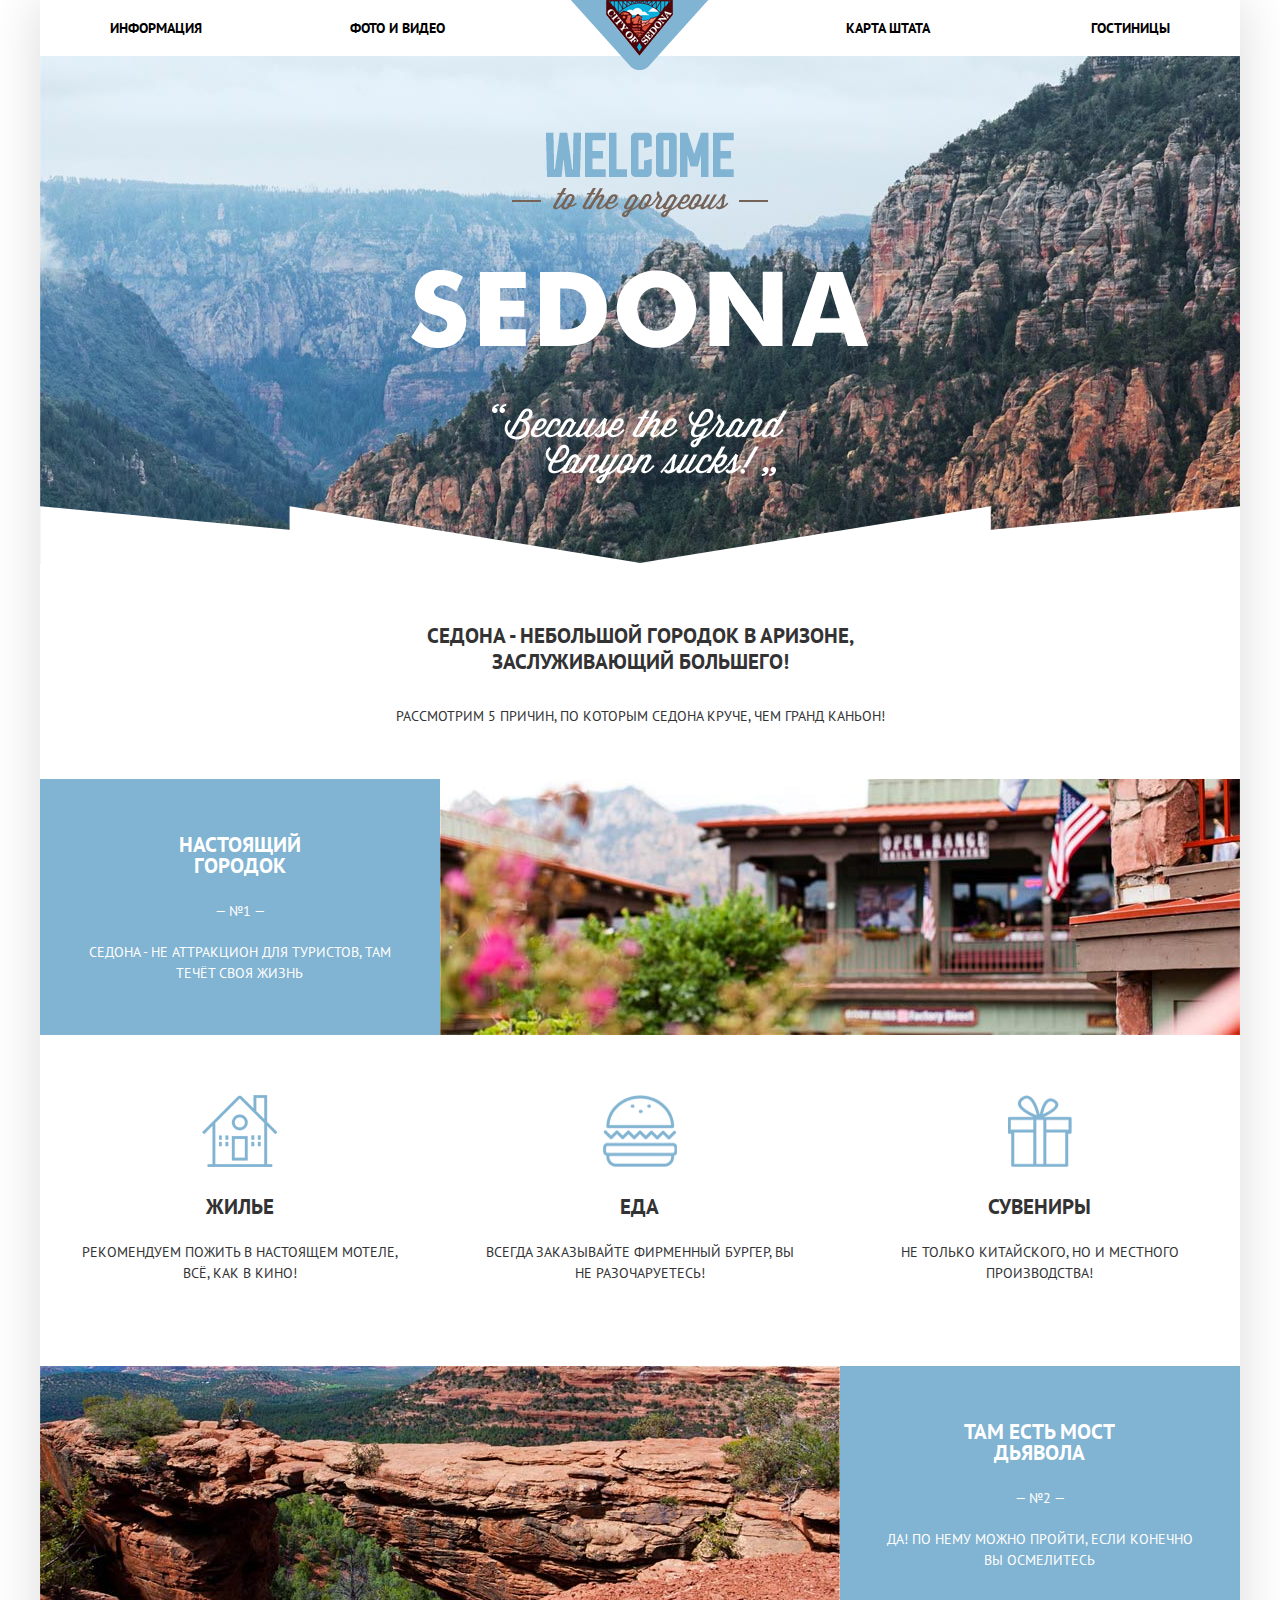
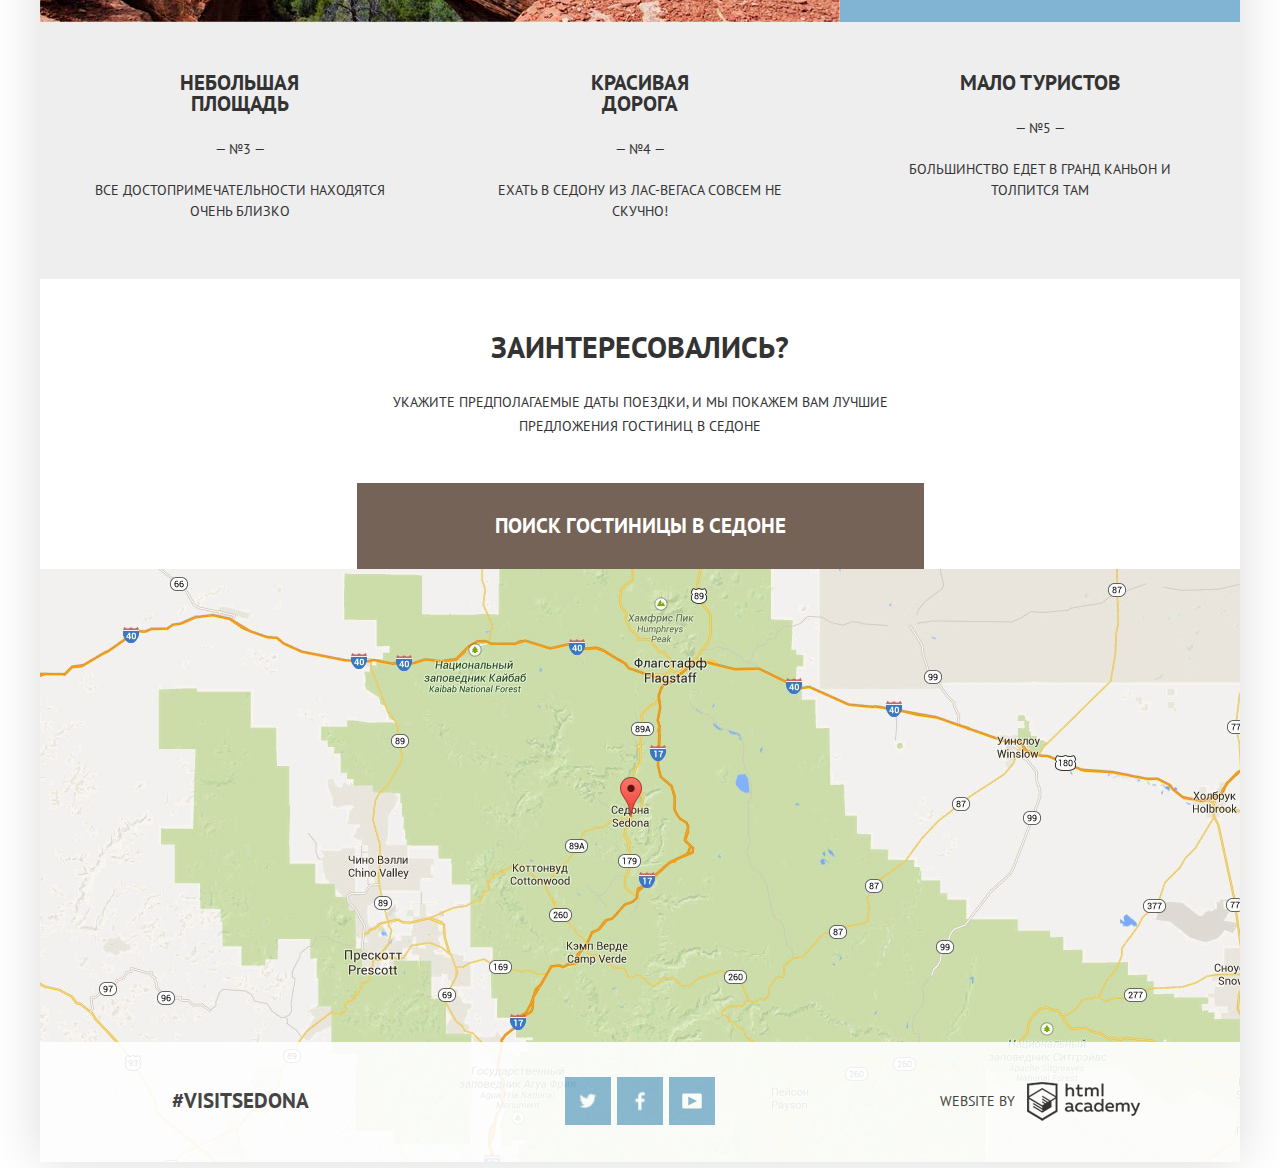
<file: index.html>
<!DOCTYPE html>
<html lang="ru">
  <head>
    <meta charset="utf-8">
    <title>HTML Academy: Седона</title>
    <link href="https://fonts.googleapis.com/css?family=PT+Sans:400,700&subset=cyrillic" rel="stylesheet">
    <link href="css/normalize.css" rel="stylesheet">
    <link href="css/style-minified.css" rel="stylesheet" >
  </head>
  <body>
    <div class="layout-positioner">
      <header class="header clearfix">
        <ul class="header-menu-left clearfix">
          <li>
            <a href="#">Информация</a>
          </li>
          <li>
            <a href="#">Фото и видео</a>
          </li>
        </ul>
        <div class="header-logo">
          <img src="img/logo.png" alt="Логотип" width="138" height="70" />
        </div>
        <ul class="header-menu-right clearfix">
          <li>
            <a href="#">Карта штата</a>
          </li>
          <li>
            <a href="catalog.html">Гостиницы</a>
          </li>
        </ul>
      </header>
      <main>
        <div class="main-banner">
          <img src="img/sedona.png" alt="Sedona" width="458" height="352" />
        </div>
        <div class="text">
          <h3 class="text-header">Седона - небольшой городок в аризоне, заслуживающий большего!</h3>
          <p class="text-paragraph">Рассмотрим 5 причин, по которым Седона круче, чем Гранд Каньон!</p>
        </div>
        <div class="feature">
          <div class="feature-content">
            <h3 class="feature-title">Настоящий городок</h3>
            <span class="feature-number">— №1 —</span>
            <p>Седона - не аттракцион для туристов, там течёт своя жизнь</p>
          </div>
          <img class="feature-image" src="img/feature1.jpg" alt="Настоящий город" width="800" height="256" />
        </div>
        <div class="content">
          <div class="content-item">
            <img src="img/hotels.png" alt="Жильё" width="75" height="72" />
            <h3>Жилье</h3>
            <p>
              Рекомендуем пожить в настоящем мотеле, всё, как в кино!
            </p>
          </div>
          <div class="content-item">
            <img src="img/food.png" alt="Еда" width="74" height="72" />
            <h3>Еда</h3>
            <p>
              Всегда заказывайте фирменный бургер, вы не разочаруетесь!
            </p>
          </div>
          <div class="content-item">
            <img src="img/souvenirs.png" alt="Сувениры" width="64" height="72" />
            <h3>Сувениры</h3>
            <p>
              Не только китайского, но и местного производства!
            </p>
          </div>
        </div>
        <div class="feature">
          <img class="feature-image" src="img/feature2.jpg" alt="Мост дьявола" width="800" height="256" />
          <div class="feature-content">
            <h3 class="feature-title">Там есть мост дьявола</h3>
            <span class="feature-number">— №2 —</span>
            <p>Да! По нему можно пройти, если конечно вы осмелитесь</p>
          </div>
        </div>
        <div class="feature-gray">
          <div class="feature-content">
            <h3 class="feature-title">Небольшая площадь</h3>
            <span class="feature-number">— №3 —</span>
            <p>Все достопримечательности находятся очень близко</p>
          </div>
          <div class="feature-content">
            <h3 class="feature-title">Красивая дорога</h3>
            <span class="feature-number">— №4 —</span>
            <p>Ехать в Седону из Лас-Вегаса совсем не скучно!</p>
          </div>
          <div class="feature-content">
            <h3 class="feature-title">Мало туристов</h3>
            <span class="feature-number">— №5 —</span>
            <p>Большинство едет в Гранд Каньон и толпится там</p>
          </div>
        </div>
        <div class="text text-with-form">
          <h2 class="text-header">Заинтересовались?</h2>
          <p class="text-paragraph">
            Укажите предполагаемые даты поездки, и мы покажем вам лучшие предложения гостиниц в седоне
          </p>
        </div>
        <a class="form-btn" href="form.html" name="hotel-search">Поиск гостиницы в Седоне</a>
        <div class="form-container">
          <form class="search-form clearfix" action="#" method="get">
            <div class="search-form-left">
              <label for="check-in">Дата заезда:</label>
              <label for="check-out">Дата выезда:</label>
            </div>
            <div class="search-form-right">
              <input type="text" name="check-in" id="check-in" value="30 августа 2016">
              <span class="icon-calendar"></span>
              <input type="text" name="check-out" id="check-out" value="7 сентября 2016">
              <span class="icon-calendar"></span>
            </div>
            <div class="search-age clearfix">
              <label class="left-age" for="adults">Взрослые:</label>
              <button class="qty-btn" type="button" name="minus">-</button>
              <input type="text" name="adults" value="2" id="adults">
              <button class="qty-btn qty-btn-plus" type="button" name="plus">+</button>
            </div>
            <div class="search-age clearfix">
              <label for="children">Дети:</label>
              <button class="qty-btn" type="button" name="minus">-</button>
              <input type="text" name="children" value="0" id="children">
              <button class="qty-btn qty-btn-plus" type="button" name="plus">+</button>
            </div>
            <button class="form-btn blue-btn" type="submit" name="search">Найти</button>
          </form>
        </div>
        <div class="map">
          <iframe src="https://www.google.com/maps/embed?pb=!1m18!1m12!1m3!1d498619.43703897565!2d-111.97911533751851!3d34.813941257186784!2m3!1f0!2f0!3f0!3m2!1i1024!2i768!4f13.1!3m3!1m2!1s0x872da132f942b00d%3A0x5548c523fa6c8efd!2z0KHQtdC00L7QvdCwLCDQkNGA0LjQt9C-0L3QsCA4NjMzNiwg0KHQqNCQ!5e0!3m2!1sru!2sru!4v1472471375159" width="1200" height="593" frameborder="0" style="border:0" allowfullscreen></iframe>
        </div>
      </main>
      <footer class="footer footer-main">
        <div class="footer-hash-tag">#visitsedona</div>
        <ul class="footer-social">
          <li>
            <a href="#" class="social-btn icon-twitter">Твитер</a>
          </li>
          <li>
            <a href="#" class="social-btn icon-facebook">Фэйсбук</a>
          </li>
          <li>
            <a href="#" class="social-btn icon-youtube">Ютуб</a>
          </li>
        </ul>
        <div class="footer-copyright">
          <span>website by</span>
          <a href="#">htmlAcademy</a>
        </div>
      </footer>
    </div>
    <script src="js/script-minified.js" type="text/javascript"></script>
  </body>
</html>
</file>
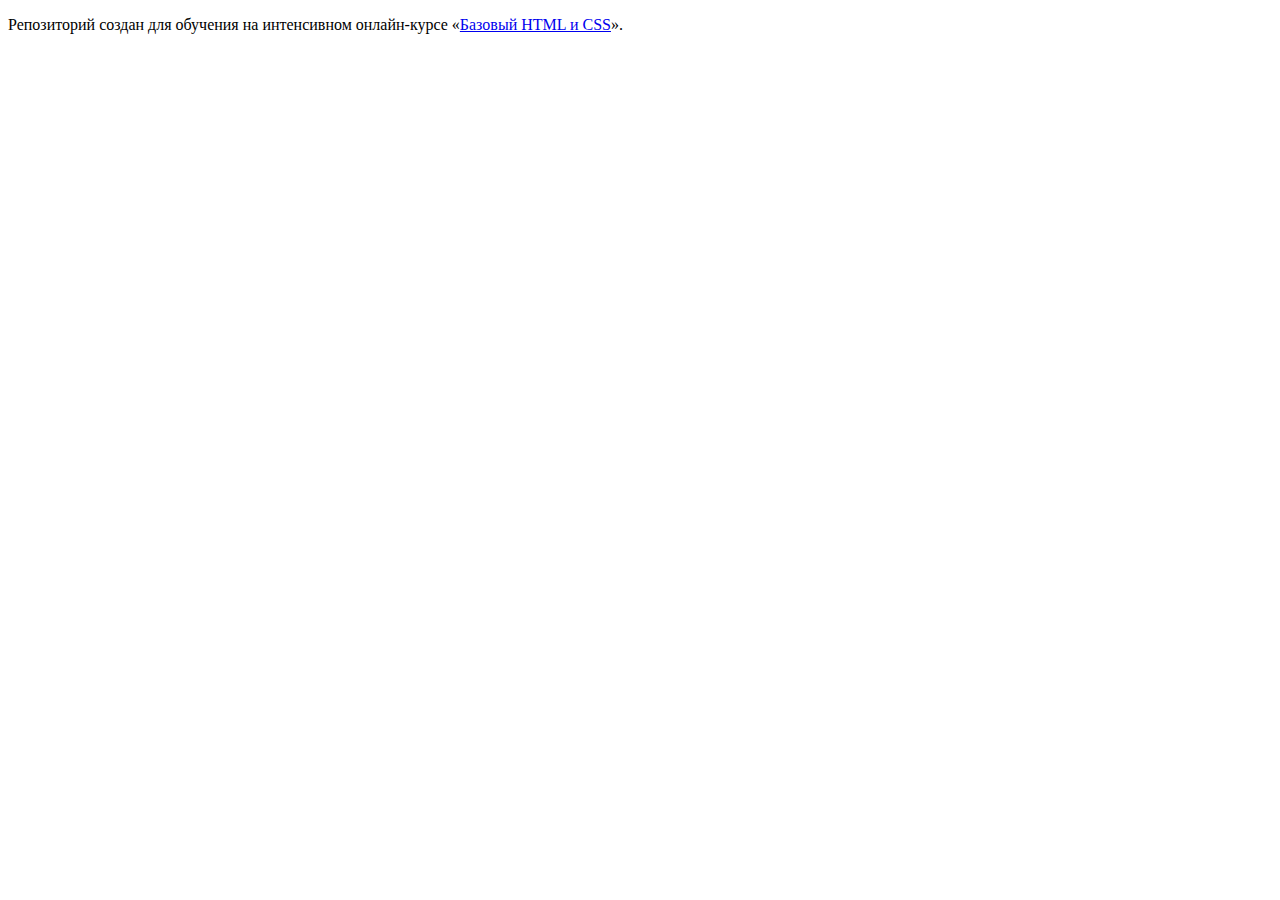
<file: master/index.html>
<!DOCTYPE html>
<html lang="ru">
  <head>
    <meta charset="utf-8">
    <title>HTML Academy: Седона</title>
    <base href="https://htmlacademy-htmlcss.github.io/143363-sedona/master/">
</head>
  <body>

    <p>Репозиторий создан для обучения на интенсивном онлайн‑курсе «<a href="https://htmlacademy.ru/intensive/htmlcss">Базовый HTML и CSS</a>».</p>

  </body>
</html>
</file>
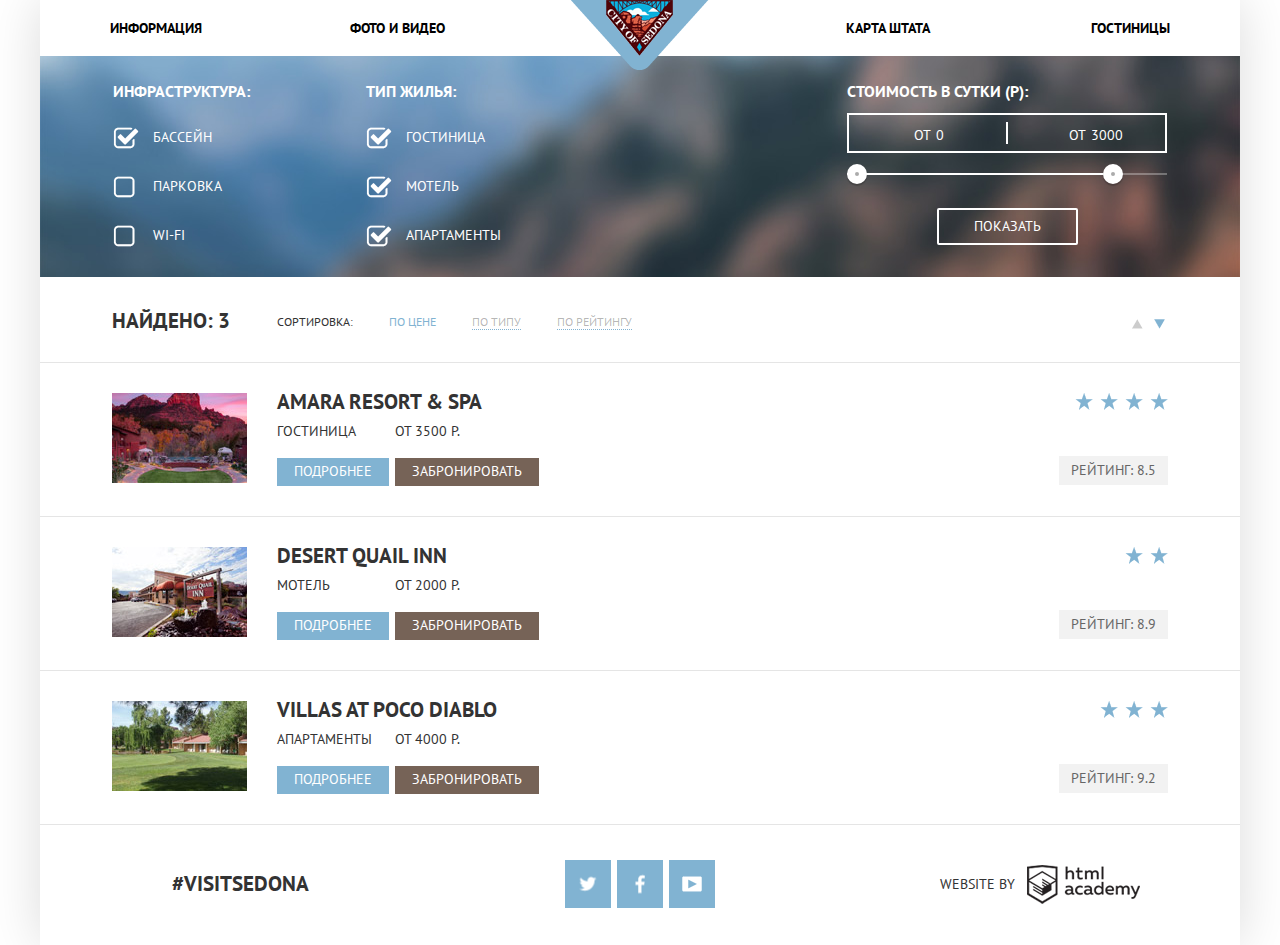
<file: catalog.html>
<!DOCTYPE html>
<html lang="ru">
  <head>
    <meta charset="utf-8">
    <title>Седона. Отели</title>
    <link href="https://fonts.googleapis.com/css?family=PT+Sans:400,700&subset=cyrillic" rel="stylesheet">
    <link href="css/normalize.css" rel="stylesheet">
    <link href="css/style-minified.css" rel="stylesheet" >
  </head>
  <body>
    <div class="layout-positioner">
      <header class="header clearfix">
        <ul class="header-menu-left clearfix">
          <li>
            <a href="#">Информация</a>
          </li>
          <li>
            <a href="#">Фото и видео</a>
          </li>
        </ul>
        <div class="header-logo">
          <a href="index.html">
            <img src="img/logo.png" alt="Логотип" width="138" height="70" />
          </a>
        </div>
        <ul class="header-menu-right clearfix">
          <li>
            <a href="#">Карта штата</a>
          </li>
          <li class="link-active">
            <a>Гостиницы</a>
          </li>
        </ul>
      </header>
      <main>
        <form class="filter clearfix" action="#" method="get">
          <fieldset class="filter-block">
            <legend>Инфраструктура:</legend>
            <ul>
              <li>
                <input type="checkbox" name="infrastructure" id="swmpool" value="swmpool" checked>
                <label for="swmpool">Бассейн</label>
              </li>
              <li>
                <input type="checkbox" name="infrastructure" id="parkinglot" value="parkinglot">
                <label for="parkinglot">Парковка</label>
              </li>
              <li>
                <input type="checkbox" name="infrastructure" id="wifi" value="wifi">
                <label for="wifi">Wi-fi</label>
              </li>
            </ul>
          </fieldset>
          <fieldset class="filter-block">
            <legend>Тип жилья:</legend>
            <ul>
              <li>
                <input type="checkbox" name="property-type" id="hotel" value="hotel" checked>
                <label for="hotel">Гостиница</label>
              </li>
              <li>
                <input type="checkbox" name="property-type" id="motel" value="motel" checked>
                <label for="motel">Мотель</label>
              </li>
              <li>
                <input type="checkbox" name="property-type" id="apartments" value="apartments" checked>
                <label for="apartments">Апартаменты</label>
              </li>
            </ul>
          </fieldset>
          <fieldset class="filter-block">
            <legend>Стоимость в сутки (Р):</legend>
            <div class="price-controls">
              <label class="min-price">
                от <input type="text" name="min-price" value="0">
              </label>
              <label class="max-price">
                от <input type="text" name="max-price" value="3000">
              </label>
            </div>
            <div class="range-controls">
              <div class="scale">
                <div class="bar"></div>
              </div>
              <div class="range-toogle range-toogle-min"></div>
              <div class="range-toogle range-toogle-max"></div>
            </div>
            <button class="btn-transparent" type="submit">Показать</button>
          </fieldset>
        </form>
        <div class="sort-block clearfix">
          <div class="sort-result">
            Найдено: <span>3</span>
          </div>
          <div class="sort-type">
            <span>Сортировка:</span>
            <ul>
              <li>
                <a class="active" href="#">По цене</a>
              </li>
              <li>
                <a href="#">По типу</a>
              </li>
              <li>
                <a href="#">По рейтингу</a>
              </li>
            </ul>
          </div>
          <div class="sort-btns">
            <a class="arrow-btn icon-arrow-up">Up</a>
            <a class="arrow-btn icon-arrow-down active">Down</a>
          </div>
        </div>
        <div class="sort-result-item clearfix">
          <div class="sort-result-img">
            <img src="img/hotel1.jpg" alt="Amara-Resort" width="135" height="90" />
          </div>
          <div class="sort-result-text">
            <h3>Amara Resort &amp; Spa</h3>
            <div>
              <span>Гостиница</span>
              <a class="sort-result-btn blue-btn" href="#">Подробнее</a>
            </div>
            <div>
              <span>От 3500 р.</span>
              <a class="sort-result-btn brown-btn" href="#">Забронировать</a>
            </div>
          </div>
          <div class="sort-result-raiting">
            <ul class="clearfix">
              <li class="icon-star"></li>
              <li class="icon-star"></li>
              <li class="icon-star"></li>
              <li class="icon-star"></li>
            </ul>
            <span>Рейтинг: 8.5</span>
          </div>
        </div>
        <div class="sort-result-item clearfix">
          <div class="sort-result-img">
            <img src="img/hotel2.jpg" alt="desert-quall" width="135" height="90" />
          </div>
          <div class="sort-result-text">
            <h3>Desert Quail Inn</h3>
            <div>
              <span>Мотель</span>
              <a class="sort-result-btn blue-btn" href="#">Подробнее</a>
            </div>
            <div>
              <span>От 2000 р.</span>
              <a class="sort-result-btn brown-btn" href="#">Забронировать</a>
            </div>
          </div>
          <div class="sort-result-raiting">
            <ul class="clearfix">
              <li class="icon-star"></li>
              <li class="icon-star"></li>
            </ul>
            <span>Рейтинг: 8.9</span>
          </div>
        </div>
        <div class="sort-result-item clearfix">
          <div class="sort-result-img">
            <img src="img/hotel3.jpg" alt="villas-at-poco" width="135" height="90" />
          </div>
          <div class="sort-result-text">
            <h3>Villas at Poco Diablo</h3>
            <div>
              <span>Апартаменты</span>
              <a class="sort-result-btn blue-btn" href="#">Подробнее</a>
            </div>
            <div>
              <span>От 4000 р.</span>
              <a class="sort-result-btn brown-btn" href="#">Забронировать</a>
            </div>
          </div>
          <div class="sort-result-raiting">
            <ul class="clearfix">
              <li class="icon-star"></li>
              <li class="icon-star"></li>
              <li class="icon-star"></li>
            </ul>
            <span>Рейтинг: 9.2</span>
          </div>
        </div>
      </main>
      <footer class="footer">
        <div class="footer-hash-tag">#visitsedona</div>
        <ul class="footer-social">
          <li>
            <a href="#" class="social-btn icon-twitter"></a>
          </li>
          <li>
            <a href="#" class="social-btn icon-facebook"></a>
          </li>
          <li>
            <a href="#" class="social-btn icon-youtube"></a>
          </li>
        </ul>
        <div class="footer-copyright">
          <span>website by</span>
          <a href="#">htmlAcademy</a>
        </div>
      </footer>
    </div>
  </body>
</html>
</file>
<file: css/style-minified.css>
body{margin:0;font-family:"PT Sans","Arial",sans-serif;font-size:14px;line-height:21px;color:#333;text-transform:uppercase}.header a,h2,h3{font-size:30px;line-height:24px;font-weight:700}.header a,h3{font-size:21px;line-height:21px}.layout-positioner{margin:0 auto;width:1200px;box-shadow:0 0 50px #dbdbdb}.clearfix::after{content:"";display:table;clear:both}.header{position:relative}.header ul{margin:0;padding:0;list-style:none}.header li{padding-top:15px;padding-bottom:15px}.header a{font-size:14px;color:#000;line-height:26px;text-decoration:none}.header a:hover{color:#a3c7de}.header a:active{color:#e0e0e0}.header .active a{color:#e0e0e0;cursor:pointer}.header .active a:hover{color:#604e43}.header .active a:active{color:#d6d0cc}.header-menu-left,.sort-block div{float:left}.header-menu-left li{float:left;text-align:left;width:240px}.header-menu-left li:first-child{margin-left:70px}.header-menu-right{float:right}.header-menu-right li{float:left;text-align:right;width:240px}.header-menu-right li:last-child{margin-right:70px}.header-logo{position:absolute;left:50%;-webkit-transform:translateX(-50%);transform:translateX(-50%)}.main-banner{background:url(../img/bg-shape.png) no-repeat 0 100%,#376e96 url(../img/sedona-bg.jpg) no-repeat 0% 21%}.main-banner img{display:block;margin:0 auto;padding-top:76px;padding-bottom:79px}.text{max-width:500px;margin:0 auto;padding:60px 15px 51px;text-align:center;position:relative;z-index:10;background-color:#fff}.text-with-form{padding-bottom:45px}.text-header{line-height:26px;margin-bottom:29px;margin-top:0}.text h2{margin-top:-5px;margin-bottom:30px}.text-paragraph{margin:0;line-height:24px}.feature{font-size:0;color:#fff;background-color:#81b3d2}.feature-content{position:relative;z-index:10;display:inline-block;vertical-align:top;padding:55px 45px 30px;width:33.333%;text-align:center;font-size:14px;box-sizing:border-box}.feature-title{max-width:160px;margin:0 auto 25px}.feature-number{display:block;margin:0 auto 20px}.feature-gray{position:relative;z-index:10;font-size:0;color:#333;background-color:#eee}.feature-gray .feature-content{padding-top:50px;padding-bottom:43px}.feature-image{display:inline-block;vertical-align:top;width:800px;height:256px}.content{font-size:0;padding-top:60px;padding-bottom:68px}.content-item{display:inline-block;vertical-align:top;padding-left:40px;padding-right:40px;box-sizing:border-box;width:33.333%;font-size:14px;text-align:center}.content-item img{display:block;margin:0 auto 29px;height:72px}.content-item h3{margin-bottom:25px}.form-btn{z-index:10;display:block;width:567px;margin:0 auto;padding-top:30px;padding-bottom:30px;font-family:inherit;font-size:21px;font-weight:700;line-height:26px;color:#fff;text-transform:uppercase;text-decoration:none;text-align:center;border:none;outline:none;cursor:pointer;background-color:#766357}.form-btn,.form-container{position:relative}.search-form{display:block;width:567px;box-sizing:border-box;padding:55px;position:absolute;background-color:#fff;top:-400px;left:50%;-webkit-transform:translateX(-50%);transform:translateX(-50%)}.search-form label{font-weight:700;display:block;padding-top:5px;margin-bottom:40px;line-height:26px}.search-form label:last-child{margin-bottom:0}.search-form input[type=text]{display:block;margin-bottom:30px;padding-left:5%;padding-right:13%;width:82%;height:38px;font:inherit;font-weight:700;text-transform:uppercase;border:none;outline:none;background-color:#f2f2f2}.search-form input[type=text]:hover{background-color:#ebebeb}.search-form input[type=text]:active,.search-form input[type=text]:focus{background-color:#fff;outline:2px solid #e5e5e5}.search-age{float:left;font-size:0;margin-bottom:18px}.search-age:last-of-type{float:right}.search-age input[type=text],.search-age label{display:inline-block;vertical-align:top;padding:0;font-size:14px}.search-age label{margin-right:26px;margin-top:7px}.search-age .left-age{margin-right:38px}.search-age input[type=text]{margin:0;width:38px;height:38px;text-align:center}.search-form .icon-calendar{position:absolute;right:68px;top:63px;width:21px;height:22px;cursor:pointer;background:url(../img/sprite-icons.png) no-repeat -10px -190px}.search-form .icon-calendar:hover{background-position:-10px -232px}.search-form .icon-calendar:active{background-position:-10px -274px}.search-form .icon-calendar:last-of-type{right:68px;top:135px}.search-form-left{float:left;width:24%}.search-form-right{float:right;width:76%}.search-age .qty-btn{position:relative;display:inline-block;vertical-align:top;margin:0;padding:0;width:38px;height:38px;background-color:#f2f2f2;font-size:0;border:none;outline:none;cursor:pointer}.search-age .qty-btn-plus::after,.search-age .qty-btn::before{content:"";position:absolute;top:50%;left:50%;-webkit-transform:translate(-50%,-50%);transform:translate(-50%,-50%);width:12px;height:3px;background-color:#a9a9a9}.search-age .qty-btn-plus::after{width:3px;height:12px}.search-age .qty-btn-plus:hover::after,.search-age .qty-btn:hover::before{background-color:#000}.search-age .qty-btn-plus:active::after,.search-age .qty-btn:active::before{background-color:#81b3d2}.search-form .blue-btn{margin-top:25px;padding-top:15px;padding-bottom:15px;width:100%}.brown-btn{background-color:#766357}.brown-btn:hover{background-color:#604e43}.brown-btn:active{background-color:#503e33;color:rgba(255,255,255,.3)}.blue-btn{background-color:#81b3d2}.blue-btn:hover{background-color:#669ec0}.blue-btn:active{background-color:#5496bd;color:rgba(255,255,255,.3)}.map{margin-bottom:-126px;background:url(../img/map.jpg) no-repeat}.footer{padding-top:35px;padding-bottom:37px;font-size:0;background-color:#fff;text-align:center}.footer-main{opacity:.9}.footer-hash-tag{width:33.333%;font-size:21px;font-weight:700;line-height:26px}.footer-hash-tag,.footer-social,.footer-social li{display:inline-block;vertical-align:middle}.footer-social{width:33.333%;padding:0}.footer-social li{list-style:none;margin-right:6px}.footer-social li:last-child{margin-right:0}.social-btn{position:relative;display:block;width:46px;height:48px;background-color:#81b3d2;cursor:pointer}.social-btn::before{content:"";position:absolute;top:50%;left:50%;-webkit-transform:translate(-50%,-50%);transform:translate(-50%,-50%);background-image:url(../img/sprite-icons.png);background-repeat:no-repeat}.social-btn:hover{background-color:#669ec0}.social-btn:active{background-color:#5496bd}.social-btn:active::before{opacity:.3}.icon-twitter::before{width:17px;height:15px;background-position:-10px -722px}.icon-facebook::before{width:10px;height:19px;background-position:-10px -484px}.icon-youtube::before{width:20px;height:16px;background-position:-10px -757px}.footer-copyright,.footer-copyright a,.footer-copyright span{display:inline-block;vertical-align:middle}.footer-copyright{line-height:26px;width:33.333%;font-size:14px}.footer-copyright span{margin-right:8px}.footer-copyright a{font-size:0;width:113px;height:39px;background:url(../img/sprite-logo.png) no-repeat -5px -5px}.footer-copyright a:hover{background-position:-5px -103px}.footer-copyright a:active{background-position:-5px -54px}.filter{padding:25px 62px 21px;color:#fff;background:#5f8bae url(../img/sedona-bg-filter.jpg) no-repeat 0 15%}.filter-block{float:left;width:232px;border:none}.filter-block:last-of-type{float:right;width:320px}.filter-block legend{font-size:16px;font-weight:700;margin-bottom:6px}.filter-block ul{margin:0;padding:0}.filter-block li{list-style:none}.filter-block input[type=checkbox]{display:none}.filter-block input[type=checkbox]+label{display:inline-block;vertical-align:top;margin:14px 0;padding-left:40px;cursor:pointer;position:relative}.filter-block li:last-child label{margin-bottom:0}.filter-block input[type=checkbox]+label::before{content:"";display:block;position:absolute;top:0;left:0;width:26px;height:22px;background:url(../img/sprite-icons.png) no-repeat -10px -316px}.filter-block input[type=checkbox]:checked+label::before{background-position:-10px -400px}.filter-block input[type=checkbox].disabled+label::before,.filter-block input[type=checkbox]:disabled+label::before{background-position:-10px -358px}.filter-block input[type=checkbox].disabled:checked+label::before,.filter-block input[type=checkbox]:disabled:checked+label::before{background-position:-10px -442px}.price-controls{position:relative;height:36px;margin-bottom:20px;font-size:0;border:2px solid #fff}.price-controls::before{content:"";position:absolute;top:50%;left:50%;-webkit-transform:translate(-50%,-50%);transform:translate(-50%,-50%);height:22px;width:2px;background-color:#fff}.price-controls label{display:inline-block;vertical-align:top;font-size:14px;line-height:38px;cursor:pointer}.price-controls .max-price,.price-controls .min-price{width:90px;padding-left:65px}.price-controls input{width:50px;height:38px;margin:0;color:inherit;font:inherit;background:0 0;border:none;outline:none}.range-controls{position:relative;margin-bottom:33px}.range-controls .scale{height:2px;background-color:rgba(255,255,255,.3)}.range-controls .bar{width:80%;height:2px;background-color:#fff}.range-toogle{position:absolute;top:-9px;width:4px;height:4px;background-color:#ababab;border:8px solid #fff;border-radius:50%;box-shadow:0 2px 1px 0 rgba(0,1,1,.2);cursor:pointer}.range-toogle:hover{background-color:#1c4f80}.range-toogle-min{left:0}.range-toogle-max{left:80%}.btn-transparent{display:block;margin:0 auto;padding:6px 35px;font:inherit;color:inherit;text-transform:inherit;background-color:transparent;border:2px solid #fff;border-radius:2px;box-sizing:border-box;outline:none;cursor:pointer}.btn-transparent:hover{color:#000;background-color:#fff}.sort-block{padding:31px 75px 22px 72px}.sort-block .sort-btns{float:right;margin-top:11px}.sort-result{width:135px;margin-right:30px;font-size:21px;line-height:26px;font-weight:700}.sort-type{font-size:12px;line-height:18px;padding-top:5px}.arrow-btn,.sort-type li,.sort-type span,.sort-type ul{display:inline-block;vertical-align:bottom}.sort-type ul{padding:0;margin:0}.sort-type li{margin-left:33px}.sort-type a{text-decoration:none;color:rgba(0,0,0,.3);border-bottom:1px dotted #81b3d2}.sort-result-text h3:hover,.sort-type a:hover{color:#81b3d2}.sort-type a:active{color:#000;border-bottom:none}.sort-type .active{color:#81b3d2;border-bottom:none}.arrow-btn{vertical-align:top;width:11px;height:10px;font-size:0;background:url(../img/sprite-icons.png) no-repeat;cursor:pointer}.icon-arrow-up{background-position:-10px -100px}.icon-arrow-down{margin-left:7px;background-position:-10px -10px}.icon-arrow-up:hover{background-position:-10px -160px}.icon-arrow-down:hover{background-position:-10px -70px}.icon-arrow-up:active{background-position:-10px -130px}.icon-arrow-down:active,.sort-btns .active{background-position:-10px -40px}.sort-result-item{padding:30px 72px;border-top:1px solid #e5e5e5}.sort-result-item:last-of-type{border-bottom:1px solid #e5e5e5}.sort-result-img{float:left;width:135px;margin-right:30px}.sort-result-img img{display:block}.sort-result-text{float:left}.sort-result-text h3{margin:-4px 0 6px;line-height:26px;cursor:pointer}.sort-result-text h3:active{color:rgba(0,0,0,.3)}.sort-result-raiting span,.sort-result-text div{display:inline-block;vertical-align:top;color:#333}.sort-result-btn{display:block;padding:3px 17px 4px;margin-right:2px;margin-top:16px;color:#fff;text-decoration:none}.sort-result-raiting{float:right}.sort-result-raiting ul{margin:0 0 45px;padding:0}.sort-result-raiting li{float:right;margin-left:7px;list-style:none;width:18px;height:18px}.icon-star{background:url(../img/sprite-icons.png) no-repeat -10px -685px}.sort-result-raiting span{float:right;padding:4px 12px;color:#666;background-color:#f2f2f2}@-webkit-keyframes appearence{0%{top:-400px}80%,to{top:0}90%{top:-10px}}@keyframes appearence{0%{top:-400px}80%,to{top:0}90%{top:-10px}}@-webkit-keyframes disappearence{0%{top:0}to{top:-400px}}@keyframes disappearence{0%{top:0}to{top:-400px}}.model-content-close,.model-content-show{-webkit-animation-duration:.5s;animation-duration:.5s;-webkit-animation-fill-mode:forwards;animation-fill-mode:forwards}.model-content-show{-webkit-animation-timing-function:linear;animation-timing-function:linear;-webkit-animation-name:appearence;animation-name:appearence}.model-content-close{-webkit-animation-name:disappearence;animation-name:disappearence;-webkit-animation-timing-function:cubic-bezier(.25,-.49,.75,.72);animation-timing-function:cubic-bezier(.25,-.49,.75,.72)}
</file>
